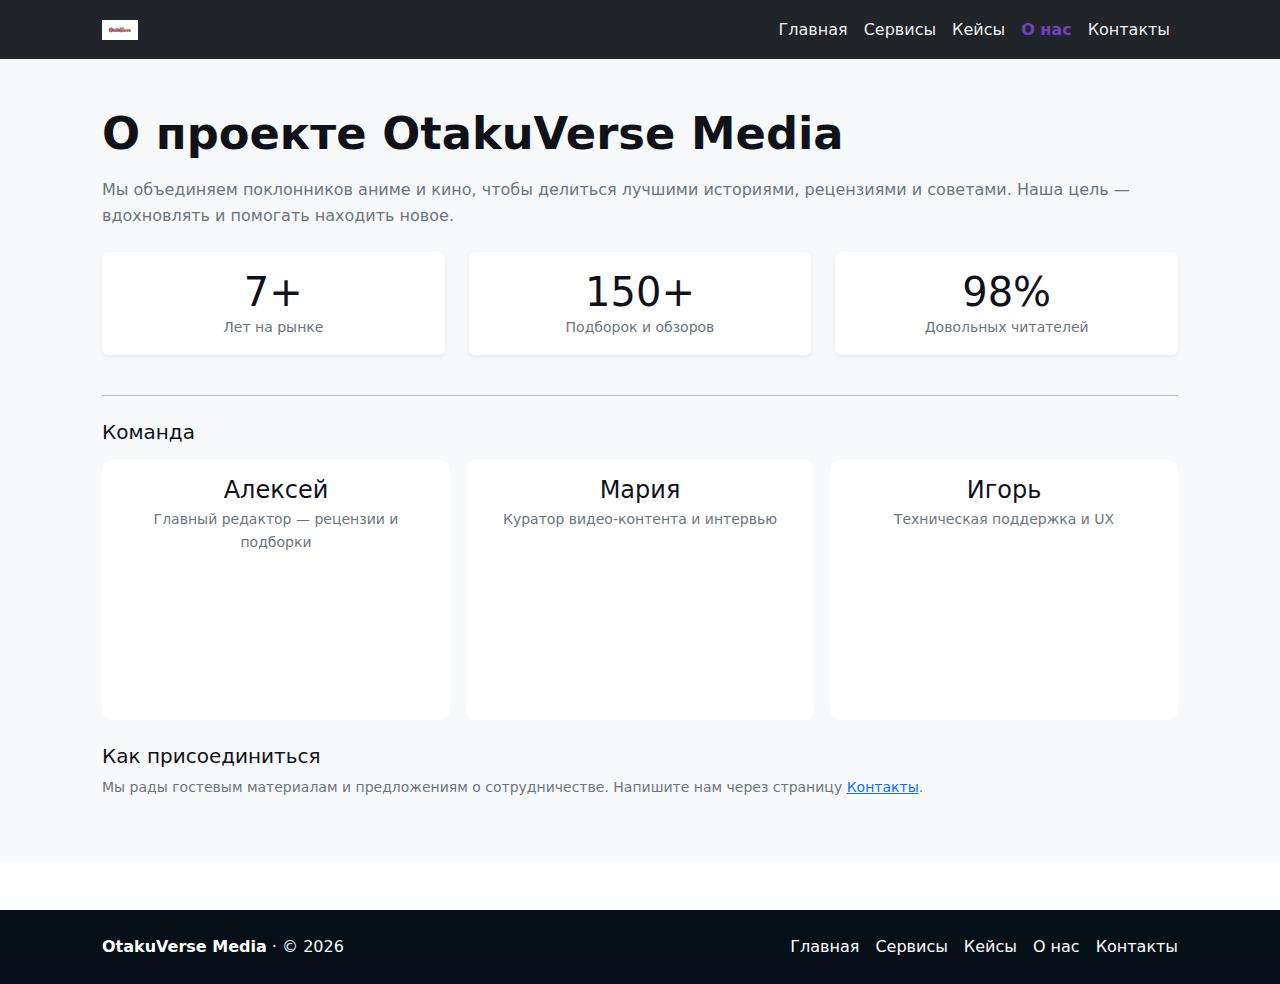
<file: about.html>
<!doctype html>
<html lang="ru">
<head>
  <meta charset="utf-8" />
  <meta name="viewport" content="width=device-width,initial-scale=1" />
  <title>OtakuVerse Media — О нас</title>
  <link href="https://cdn.jsdelivr.net/npm/bootstrap@5.3.8/dist/css/bootstrap.min.css" rel="stylesheet">
  <link href="https://cdn.jsdelivr.net/npm/bootstrap-icons@1.10.5/font/bootstrap-icons.css" rel="stylesheet">
  <link rel="stylesheet" href="assets/css/styles.css">
</head>
<body>
  <header>
    <nav class="navbar navbar-expand-lg navbar-dark bg-dark sticky-top">
      <div class="container">
        <a class="navbar-brand d-flex align-items-center" href="index.html">
          <img src="assets/img/make it without bagraund this is about a company name is OtakuVerse its an anime.jpg" alt="OtakuVerse Media logo" width="36" height="36" class="me-2"><span class="fw-bold"></span>
        </a>
        <button class="navbar-toggler" type="button" data-bs-toggle="collapse" data-bs-target="#navMain" aria-controls="navMain" aria-expanded="false" aria-label="Toggle navigation">
          <span class="navbar-toggler-icon"></span>
        </button>
        <div class="collapse navbar-collapse" id="navMain">
          <ul class="navbar-nav ms-auto mb-2 mb-lg-0">
            <li class="nav-item"><a class="nav-link" href="index.html">Главная</a></li>
            <li class="nav-item"><a class="nav-link" href="services.html">Сервисы</a></li>
            <li class="nav-item"><a class="nav-link" href="case-studies.html">Кейсы</a></li>
            <li class="nav-item"><a class="nav-link active" href="about.html">О нас</a></li>
            <li class="nav-item"><a class="nav-link" href="contact.html">Контакты</a></li>
          </ul>
        </div>
      </div>
    </nav>
  </header>

  <main class="py-5 bg-light">
    <div class="container">
      <header class="mb-3">
        <h1 class="display-5 fw-bold mb-3">О проекте OtakuVerse Media</h1>
        <p class="text-muted mb-0">Мы объединяем поклонников аниме и кино, чтобы делиться лучшими историями, рецензиями и советами. Наша цель — вдохновлять и помогать находить новое.</p>
      </header>
      <div class="row text-center mt-4">
        <div class="col-12 col-md-4 mb-3">
          <div class="p-3 bg-white rounded shadow-sm">
            <div class="h1 mb-0">7+</div>
            <div class="small text-muted">Лет на рынке</div>
          </div>
        </div>
        <div class="col-12 col-md-4 mb-3">
          <div class="p-3 bg-white rounded shadow-sm">
            <div class="h1 mb-0">150+</div>
            <div class="small text-muted">Подборок и обзоров</div>
          </div>
        </div>
        <div class="col-12 col-md-4 mb-3">
          <div class="p-3 bg-white rounded shadow-sm">
            <div class="h1 mb-0">98%</div>
            <div class="small text-muted">Довольных читателей</div>
          </div>
        </div>
      </div>
      
      <hr class="my-4">
      <section aria-labelledby="team">
        <h2 id="team" class="h5 mb-3">Команда</h2>
        <div class="row g-3">
          <div class="col-12 col-md-4">
            <div class="card p-3 h-100 text-center">
              <div class="h4 mb-1">Алексей</div>
              <div class="small text-muted">Главный редактор — рецензии и подборки</div>
            </div>
          </div>
          <div class="col-12 col-md-4">
            <div class="card p-3 h-100 text-center">
              <div class="h4 mb-1">Мария</div>
              <div class="small text-muted">Куратор видео-контента и интервью</div>
            </div>
          </div>
          <div class="col-12 col-md-4">
            <div class="card p-3 h-100 text-center">
              <div class="h4 mb-1">Игорь</div>
              <div class="small text-muted">Техническая поддержка и UX</div>
            </div>
          </div>
        </div>
      </section>

      <section class="mt-4">
        <h2 class="h5">Как присоединиться</h2>
        <p class="small text-muted">Мы рады гостевым материалам и предложениям о сотрудничестве. Напишите нам через страницу <a href="contact.html">Контакты</a>.</p>
      </section>
    </div>
  </main>

  <footer class="py-4 bg-dark text-white mt-5">
    <div class="container">
      <div class="row align-items-center text-center text-md-start">
        <div class="col-12 col-md-6 mb-2 mb-md-0">
          <span class="fw-bold">OtakuVerse Media</span> · © <span id="yearAbout"></span>
        </div>
        <div class="col-12 col-md-6 d-flex justify-content-center justify-content-md-end gap-3">
          <a href="index.html" class="text-white text-decoration-none">Главная</a>
          <a href="services.html" class="text-white text-decoration-none">Сервисы</a>
          <a href="case-studies.html" class="text-white text-decoration-none">Кейсы</a>
          <a href="about.html" class="text-white text-decoration-none">О нас</a>
          <a href="contact.html" class="text-white text-decoration-none">Контакты</a>
        </div>
      </div>
    </div>
  </footer>

  <script src="https://cdn.jsdelivr.net/npm/bootstrap@5.3.8/dist/js/bootstrap.bundle.min.js"></script>
  <script src="assets/js/main.js"></script>
  <script>document.getElementById('yearAbout').textContent = new Date().getFullYear();</script>
</body>
</html>
</file>
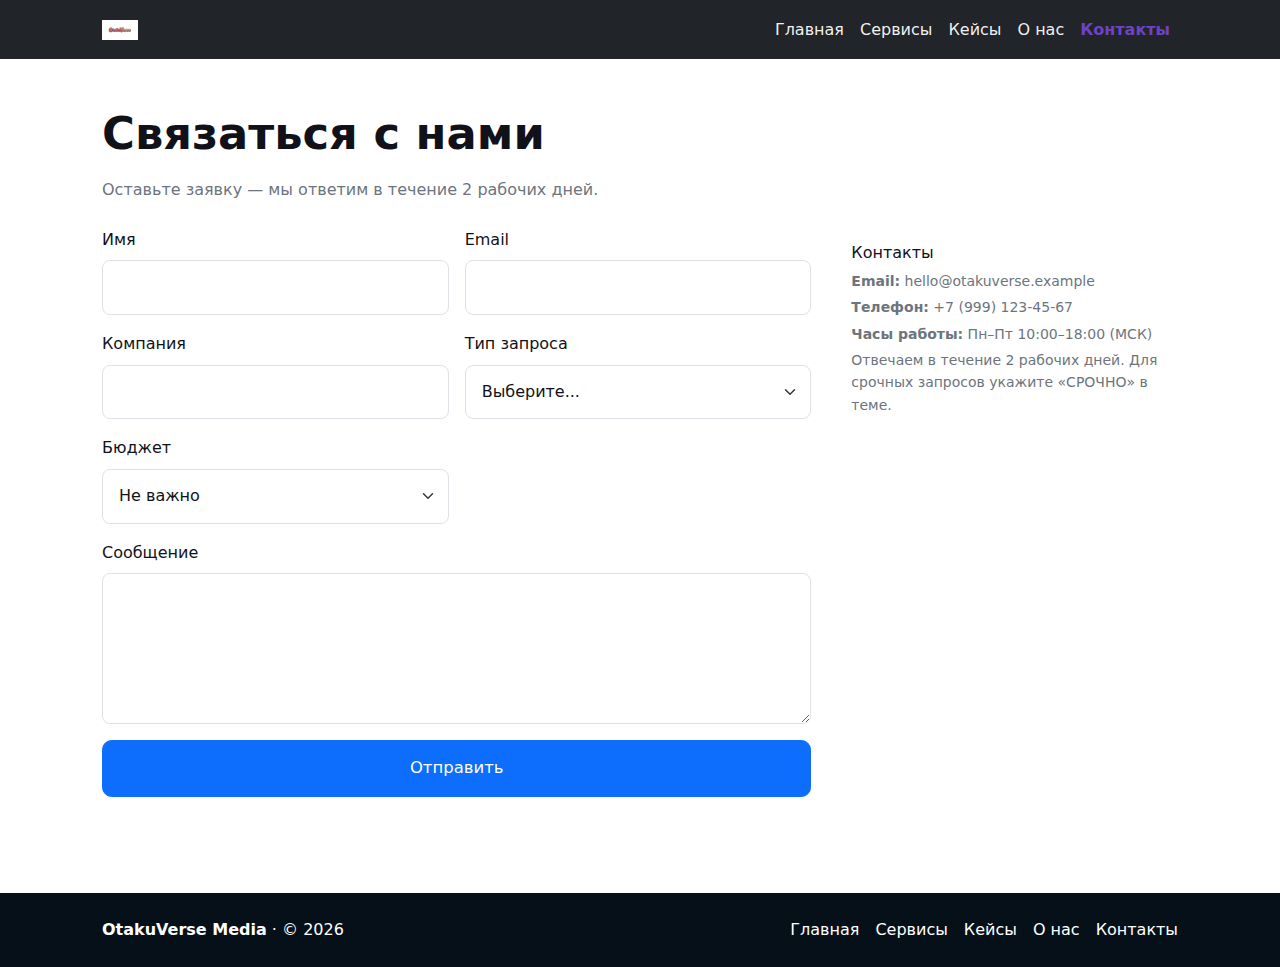
<file: contact.html>
<!doctype html>
<html lang="ru">
<head>
  <meta charset="utf-8" />
  <meta name="viewport" content="width=device-width,initial-scale=1" />
  <title>OtakuVerse Media — Контакты</title>
  <link href="https://cdn.jsdelivr.net/npm/bootstrap@5.3.8/dist/css/bootstrap.min.css" rel="stylesheet">
  <link href="https://cdn.jsdelivr.net/npm/bootstrap-icons@1.10.5/font/bootstrap-icons.css" rel="stylesheet">
  <link rel="stylesheet" href="assets/css/styles.css">
</head>
<body>
  <header>
    <nav class="navbar navbar-expand-lg navbar-dark bg-dark sticky-top">
      <div class="container">
        <a class="navbar-brand d-flex align-items-center" href="index.html">
          <img src="assets/img/make it without bagraund this is about a company name is OtakuVerse its an anime.jpg" width="36" height="36" class="me-2"><span class="fw-bold"></span>
        </a>
        <button class="navbar-toggler" type="button" data-bs-toggle="collapse" data-bs-target="#navMain" aria-controls="navMain" aria-expanded="false" aria-label="Toggle navigation">
          <span class="navbar-toggler-icon"></span>
        </button>
        <div class="collapse navbar-collapse" id="navMain">
          <ul class="navbar-nav ms-auto mb-2 mb-lg-0">
            <li class="nav-item"><a class="nav-link" href="index.html">Главная</a></li>
            <li class="nav-item"><a class="nav-link" href="services.html">Сервисы</a></li>
            <li class="nav-item"><a class="nav-link" href="case-studies.html">Кейсы</a></li>
            <li class="nav-item"><a class="nav-link" href="about.html">О нас</a></li>
            <li class="nav-item"><a class="nav-link active" href="contact.html">Контакты</a></li>
          </ul>
        </div>
      </div>
    </nav>
  </header>

  <main class="py-5">
    <div class="container">
      <header class="mb-4 text-center text-md-start">
        <h1 class="display-5 fw-bold mb-3">Связаться с нами</h1>
        <p class="text-muted mb-0">Оставьте заявку — мы ответим в течение 2 рабочих дней.</p>
      </header>

      <div class="row">
        <div class="col-lg-8">
          <div id="contactAlert" class="alert visually-hidden" role="status" aria-live="polite"></div>
          <form id="contactForm" class="needs-validation" novalidate>
            <div class="row g-3">
              <div class="col-12 col-md-6">
                <label for="clientName" class="form-label">Имя</label>
                <input id="clientName" name="clientName" type="text" class="form-control form-control-lg" required aria-describedby="nameHelp">
                <div class="invalid-feedback">Введите имя.</div>
              </div>
              <div class="col-12 col-md-6">
                <label for="clientEmail" class="form-label">Email</label>
                <input id="clientEmail" name="clientEmail" type="email" class="form-control form-control-lg" required>
                <div class="invalid-feedback">Введите корректный email.</div>
              </div>
              <div class="col-12 col-md-6">
                <label for="clientCompany" class="form-label">Компания</label>
                <input id="clientCompany" name="clientCompany" class="form-control form-control-lg">
              </div>
              <div class="col-12 col-md-6">
                <label for="projectType" class="form-label">Тип запроса</label>
                <select id="projectType" name="projectType" class="form-select form-select-lg" required>
                  <option value="">Выберите...</option>
                  <option>Аниме подборка</option>
                  <option>Фильм по жанру</option>
                  <option>Рецензия/Блог</option>
                </select>
                <div class="invalid-feedback">Выберите тип запроса.</div>
              </div>
              <div class="col-12 col-md-6">
                <label for="budget" class="form-label">Бюджет</label>
                <select id="budget" name="budget" class="form-select form-select-lg">
                  <option value="">Не важно</option>
                  <option>&lt; 5 000 ₽</option>
                  <option>5 000–20 000 ₽</option>
                  <option>&gt; 20 000 ₽</option>
                </select>
              </div>
              <div class="col-12">
                <label for="message" class="form-label">Сообщение</label>
                <textarea id="message" name="message" rows="5" class="form-control form-control-lg" required></textarea>
                <div class="invalid-feedback">Пожалуйста, опишите ваш запрос.</div>
              </div>
              <div class="col-12">
                <button class="btn btn-primary btn-lg w-100" type="submit">Отправить</button>
              </div>
            </div>
          </form>
        </div>
        <aside class="col-lg-4 mt-4 mt-lg-0">
          <div class="card p-3">
            <h3 class="h6">Контакты</h3>
            <p class="small text-muted mb-1"><strong>Email:</strong> hello@otakuverse.example</p>
            <p class="small text-muted mb-1"><strong>Телефон:</strong> +7 (999) 123-45-67</p>
            <p class="small text-muted mb-1"><strong>Часы работы:</strong> Пн–Пт 10:00–18:00 (МСК)</p>
            <p class="small text-muted mb-0">Отвечаем в течение 2 рабочих дней. Для срочных запросов укажите «СРОЧНО» в теме.</p>
          </div>
        </aside>
      </div>

    </div>
  </main>

  <footer class="py-4 bg-dark text-white mt-5">
    <div class="container">
      <div class="row align-items-center text-center text-md-start">
        <div class="col-12 col-md-6 mb-2 mb-md-0">
          <span class="fw-bold">OtakuVerse Media</span> · © <span id="yearContact"></span>
        </div>
        <div class="col-12 col-md-6 d-flex justify-content-center justify-content-md-end gap-3">
          <a href="index.html" class="text-white text-decoration-none">Главная</a>
          <a href="services.html" class="text-white text-decoration-none">Сервисы</a>
          <a href="case-studies.html" class="text-white text-decoration-none">Кейсы</a>
          <a href="about.html" class="text-white text-decoration-none">О нас</a>
          <a href="contact.html" class="text-white text-decoration-none">Контакты</a>
        </div>
      </div>
    </div>
  </footer>

  <script src="https://cdn.jsdelivr.net/npm/bootstrap@5.3.8/dist/js/bootstrap.bundle.min.js"></script>
  <script src="assets/js/main.js"></script>
  <script>document.getElementById('yearContact').textContent = new Date().getFullYear();</script>
</body>
</html>
</file>
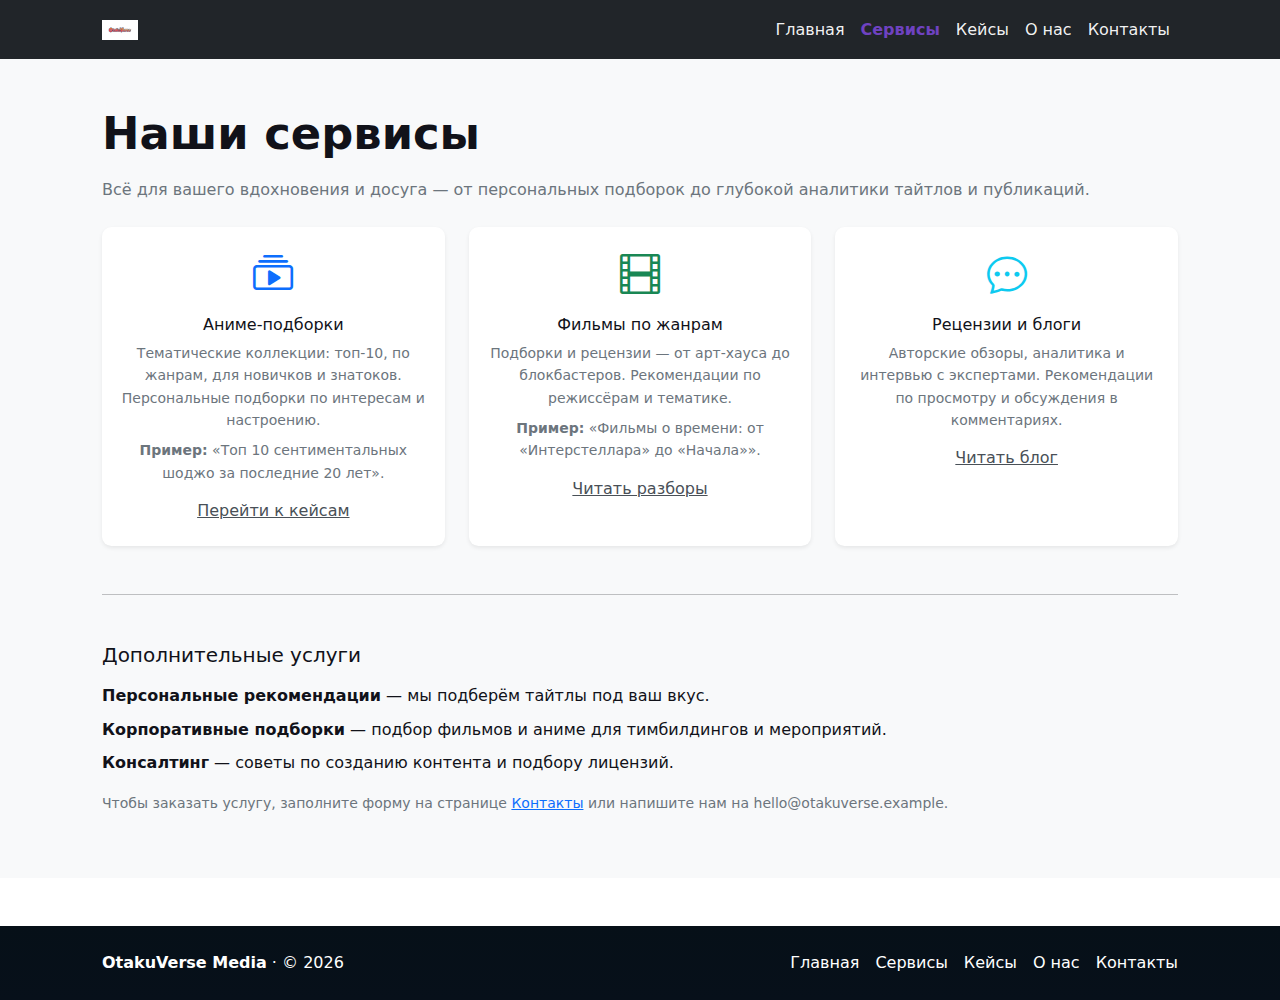
<file: services.html>
<!doctype html>
<html lang="ru">
<head>
  <meta charset="utf-8" />
  <meta name="viewport" content="width=device-width,initial-scale=1" />
  <title>OtakuVerse Media — Сервисы</title>
  <link href="https://cdn.jsdelivr.net/npm/bootstrap@5.3.8/dist/css/bootstrap.min.css" rel="stylesheet">
  <link href="https://cdn.jsdelivr.net/npm/bootstrap-icons@1.10.5/font/bootstrap-icons.css" rel="stylesheet">
  <link rel="stylesheet" href="assets/css/styles.css">
</head>
<body>
  <header>
    <nav class="navbar navbar-expand-lg navbar-dark bg-dark sticky-top">
      <div class="container">
        <a class="navbar-brand d-flex align-items-center" href="index.html">
          <img src="assets/img/make it without bagraund this is about a company name is OtakuVerse its an anime.jpg" width="36" height="36" class="me-2"><span class="fw-bold"></span>
        </a>
        <button class="navbar-toggler" type="button" data-bs-toggle="collapse" data-bs-target="#navMain" aria-controls="navMain" aria-expanded="false" aria-label="Toggle navigation">
          <span class="navbar-toggler-icon"></span>
        </button>
        <div class="collapse navbar-collapse" id="navMain">
          <ul class="navbar-nav ms-auto mb-2 mb-lg-0">
            <li class="nav-item"><a class="nav-link" href="index.html">Главная</a></li>
            <li class="nav-item"><a class="nav-link active" href="services.html">Сервисы</a></li>
            <li class="nav-item"><a class="nav-link" href="case-studies.html">Кейсы</a></li>
            <li class="nav-item"><a class="nav-link" href="about.html">О нас</a></li>
            <li class="nav-item"><a class="nav-link" href="contact.html">Контакты</a></li>
          </ul>
        </div>
      </div>
    </nav>
  </header>

  <main class="py-5 bg-light">
    <div class="container">
      <header class="mb-4 text-center text-md-start">
        <h1 class="display-5 fw-bold mb-3">Наши сервисы</h1>
        <p class="text-muted">Всё для вашего вдохновения и досуга — от персональных подборок до глубокой аналитики тайтлов и публикаций.</p>
      </header>

      <div class="row row-cols-1 row-cols-md-3 g-4">
        <div class="col">
          <div class="card h-100 shadow-sm p-3 text-center">
            <i class="bi bi-collection-play fs-1 text-primary mb-2" aria-hidden="true"></i>
            <h3 class="h6">Аниме-подборки</h3>
            <p class="small text-muted mb-2">Тематические коллекции: топ-10, по жанрам, для новичков и знатоков. Персональные подборки по интересам и настроению.</p>
            <p class="small text-muted mb-2"><strong>Пример:</strong> «Топ 10 сентиментальных шоджо за последние 20 лет».</p>
            <a href="case-studies.html" class="btn btn-link small">Перейти к кейсам</a>
          </div>
        </div>
        <div class="col">
          <div class="card h-100 shadow-sm p-3 text-center">
            <i class="bi bi-film fs-1 text-success mb-2" aria-hidden="true"></i>
            <h3 class="h6">Фильмы по жанрам</h3>
            <p class="small text-muted mb-2">Подборки и рецензии — от арт-хауса до блокбастеров. Рекомендации по режиссёрам и тематике.</p>
            <p class="small text-muted mb-2"><strong>Пример:</strong> «Фильмы о времени: от «Интерстеллара» до «Начала»».</p>
            <a href="case-studies.html" class="btn btn-link small">Читать разборы</a>
          </div>
        </div>
        <div class="col">
          <div class="card h-100 shadow-sm p-3 text-center">
            <i class="bi bi-chat-dots fs-1 text-info mb-2" aria-hidden="true"></i>
            <h3 class="h6">Рецензии и блоги</h3>
            <p class="small text-muted mb-2">Авторские обзоры, аналитика и интервью с экспертами. Рекомендации по просмотру и обсуждения в комментариях.</p>
            <a href="case-studies.html" class="btn btn-link small">Читать блог</a>
          </div>
        </div>
      </div>

      <hr class="my-5">

      <section aria-labelledby="services-details">
        <h2 id="services-details" class="h5 mb-3">Дополнительные услуги</h2>
        <ul class="list-unstyled">
          <li class="mb-2"><strong>Персональные рекомендации</strong> — мы подберём тайтлы под ваш вкус.</li>
          <li class="mb-2"><strong>Корпоративные подборки</strong> — подбор фильмов и аниме для тимбилдингов и мероприятий.</li>
          <li class="mb-2"><strong>Консалтинг</strong> — советы по созданию контента и подбору лицензий.</li>
        </ul>
        <p class="small text-muted">Чтобы заказать услугу, заполните форму на странице <a href="contact.html">Контакты</a> или напишите нам на hello@otakuverse.example.</p>
      </section>

    </div>
  </main>

  <footer class="py-4 bg-dark text-white mt-5">
    <div class="container">
      <div class="row align-items-center text-center text-md-start">
        <div class="col-12 col-md-6 mb-2 mb-md-0">
          <span class="fw-bold">OtakuVerse Media</span> · © <span id="yearServices"></span>
        </div>
        <div class="col-12 col-md-6 d-flex justify-content-center justify-content-md-end gap-3">
          <a href="index.html" class="text-white text-decoration-none">Главная</a>
          <a href="services.html" class="text-white text-decoration-none">Сервисы</a>
          <a href="case-studies.html" class="text-white text-decoration-none">Кейсы</a>
          <a href="about.html" class="text-white text-decoration-none">О нас</a>
          <a href="contact.html" class="text-white text-decoration-none">Контакты</a>
        </div>
      </div>
    </div>
  </footer>

  <script src="https://cdn.jsdelivr.net/npm/bootstrap@5.3.8/dist/js/bootstrap.bundle.min.js"></script>
  <script src="assets/js/main.js"></script>
  <script>document.getElementById('yearServices').textContent = new Date().getFullYear();</script>
</body>
</html>
</file>
<file: assets/css/styles.css>
/* styles.css — OtakuVerse Media
   Mobile-first minimal theme adjustments
*/

:root{
  --brand:#6f42c1; /* purple */
  --muted:#6c757d;
  --bg-dark:#0b1221;
  --text-dark:#111219; /* for light backgrounds */
  --text-light:#ffffff; /* for dark backgrounds */
}

html,body{height:100%;}
body{
  font-family:Inter, system-ui, -apple-system, "Segoe UI", Roboto, "Helvetica Neue", Arial, sans-serif;
  line-height:1.6;
  font-size:16px; /* base for readable text */
  -webkit-font-smoothing:antialiased;
  -moz-osx-font-smoothing:grayscale;
  background-color:#fff;
  color:var(--text-dark);
}

/* Hero */
.bg-gradient-dark{
  background: linear-gradient(180deg,#0f1724 0%, #1b2330 100%);
  color:var(--text-light);
}

/* Ensure muted text is readable on both light and dark backgrounds */
.text-muted{color:var(--muted)!important}
.bg-gradient-dark .text-muted,
.bg-dark .text-muted,
footer .text-muted{color:rgba(255,255,255,0.82) !important}

/* Increase contrast for small text on light backgrounds */
.card .small, .small{color:#495057}

/* Buttons larger on mobile */
.btn-lg{padding:.95rem 1.25rem;font-size:1.03rem;border-radius:.6rem}

/* Cards */
.card{border:0;border-radius:.6rem;background-color:#ffffff;color:var(--text-dark)}
.card-img-top{border-top-left-radius:.6rem;border-top-right-radius:.6rem}

/* Utilities */
.container{max-width:1100px}

/* Form controls larger and touch friendly */
.form-control-lg,.form-select-lg{padding:.9rem 1rem;font-size:1rem;color:var(--text-dark)}
.form-control:focus{box-shadow:0 0 0 .2rem rgba(111,66,193,.12)}

/* Make input text color strong for readability */
.form-control,.form-select{color:var(--text-dark)}

/* Footer */
.footer{background:linear-gradient(180deg,#061018,#07101a)}
footer{background:linear-gradient(180deg,#061018,#07101a)}

/* Navigation readability on dark background */
.navbar-dark .navbar-brand, .navbar-dark .nav-link{color:rgba(255,255,255,0.95)}
.navbar-dark .nav-link:focus, .navbar-dark .nav-link:hover{color:var(--brand);text-decoration:none}
.navbar .nav-link.active{color:var(--brand);font-weight:600}

/* Accessibility focus */
.focus-ring{outline:3px solid rgba(111,66,193,.15);outline-offset:2px}
:focus{outline:3px solid rgba(111,66,193,.15);outline-offset:2px}

/* Responsive tweaks */
@media (min-width:576px){
  .display-5{font-size:2.4rem}
}
@media (min-width:768px){
  .display-5{font-size:2.8rem}
}

/* Card grid spacing */
@media (min-width:992px){
  .card{min-height:260px}
}

/* Modal body readability */
.modal-content{color:var(--text-dark)}
.modal-header .modal-title{color:var(--text-dark);font-weight:600}

/* Improve contrast for footer links */
footer a{color:rgba(255,255,255,0.9)}
footer a:hover{color:var(--brand)}

/* Small image handling */
img{max-width:100%;height:auto;display:block}

/* Make nav links more tap-friendly */
.navbar .nav-link{padding:.55rem .75rem}

/* Visually hidden helper */
.visually-hidden{position:absolute!important;width:1px;height:1px;padding:0;margin:-1px;overflow:hidden;clip:rect(0,0,0,0);white-space:nowrap;border:0}
</file>
